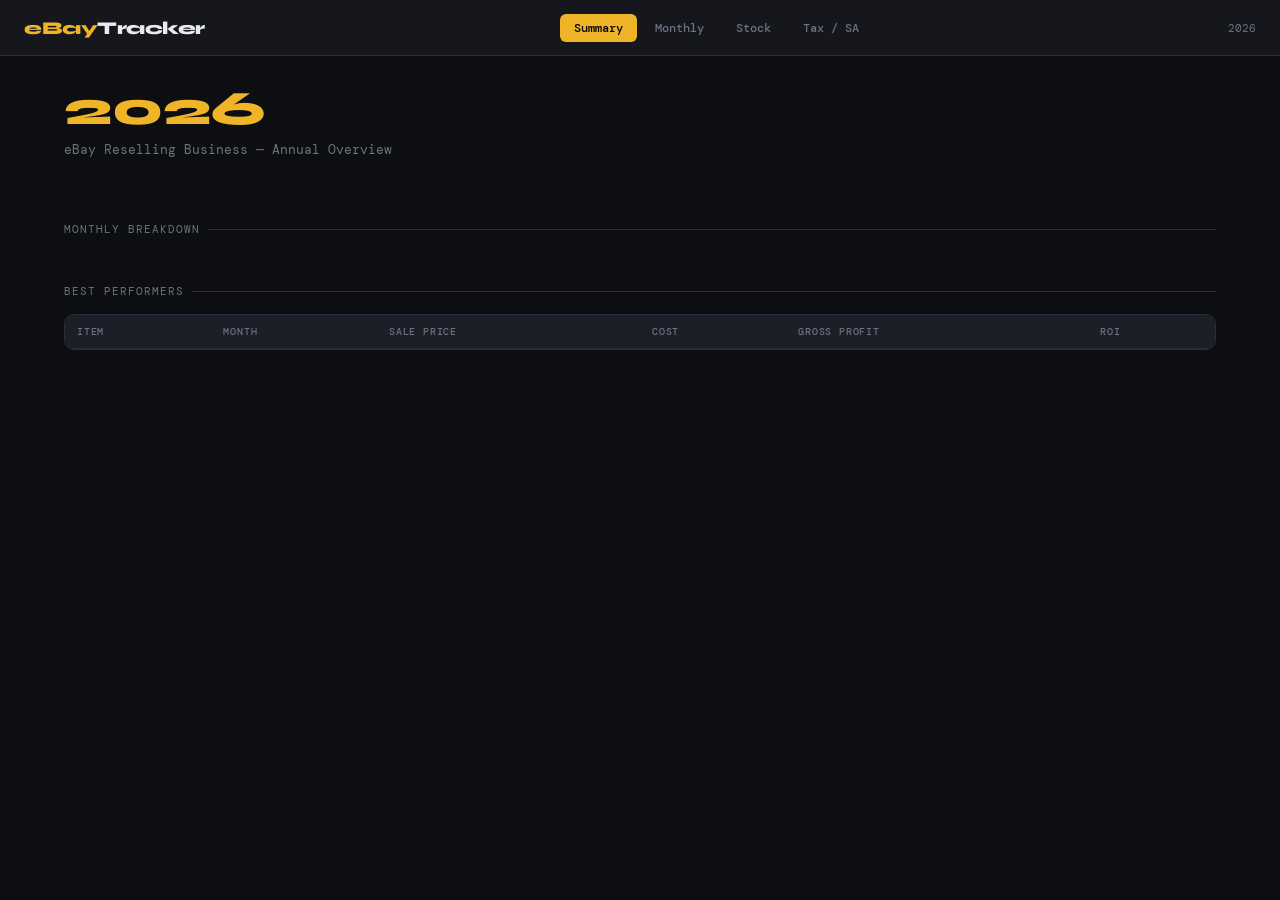
<file: ebay-tracker.html>
<!DOCTYPE html>
<html lang="en">
<head>
<meta charset="UTF-8">
<meta name="viewport" content="width=device-width, initial-scale=1.0">
<title>eBay Accounts 2026</title>
<link href="https://fonts.googleapis.com/css2?family=DM+Mono:wght@400;500&family=Syne:wght@400;600;700;800&display=swap" rel="stylesheet">
<style>
  :root {
    --bg: #0d0e11;
    --surface: #15171c;
    --surface2: #1c1f27;
    --border: #2a2e3a;
    --accent: #f0b429;
    --accent2: #e05c2a;
    --green: #34d399;
    --red: #f87171;
    --blue: #60a5fa;
    --text: #e8eaf0;
    --muted: #6b7280;
    --font-head: 'Syne', sans-serif;
    --font-mono: 'DM Mono', monospace;
  }
  * { box-sizing: border-box; margin: 0; padding: 0; }
  body { background: var(--bg); color: var(--text); font-family: var(--font-mono); min-height: 100vh; }

  /* NAV */
  nav {
    background: var(--surface);
    border-bottom: 1px solid var(--border);
    display: flex; align-items: center; justify-content: space-between;
    padding: 0 24px; height: 56px; position: sticky; top: 0; z-index: 100;
  }
  .nav-brand { font-family: var(--font-head); font-weight: 800; font-size: 18px; color: var(--accent); letter-spacing: -0.5px; }
  .nav-brand span { color: var(--text); }
  .nav-tabs { display: flex; gap: 4px; }
  .nav-tab {
    padding: 6px 14px; border-radius: 6px; border: none; cursor: pointer;
    font-family: var(--font-mono); font-size: 12px; font-weight: 500;
    background: transparent; color: var(--muted); transition: all 0.15s;
  }
  .nav-tab:hover { background: var(--surface2); color: var(--text); }
  .nav-tab.active { background: var(--accent); color: #000; }
  .nav-right { font-size: 11px; color: var(--muted); }

  /* PAGES */
  .page { display: none; padding: 24px; max-width: 1200px; margin: 0 auto; }
  .page.active { display: block; }

  /* SUMMARY PAGE */
  .summary-year { font-family: var(--font-head); font-size: 48px; font-weight: 800; color: var(--accent); margin-bottom: 4px; }
  .summary-subtitle { color: var(--muted); font-size: 13px; margin-bottom: 32px; }
  .kpi-grid { display: grid; grid-template-columns: repeat(auto-fit, minmax(200px, 1fr)); gap: 16px; margin-bottom: 32px; }
  .kpi-card {
    background: var(--surface); border: 1px solid var(--border); border-radius: 12px;
    padding: 20px; position: relative; overflow: hidden;
  }
  .kpi-card::before { content: ''; position: absolute; top: 0; left: 0; right: 0; height: 3px; background: var(--accent); }
  .kpi-card.green::before { background: var(--green); }
  .kpi-card.red::before { background: var(--red); }
  .kpi-card.blue::before { background: var(--blue); }
  .kpi-label { font-size: 11px; color: var(--muted); text-transform: uppercase; letter-spacing: 1px; margin-bottom: 8px; }
  .kpi-value { font-family: var(--font-head); font-size: 28px; font-weight: 700; }
  .kpi-sub { font-size: 11px; color: var(--muted); margin-top: 4px; }

  /* MONTHLY TABLE */
  .month-grid { display: grid; grid-template-columns: repeat(auto-fill, minmax(160px, 1fr)); gap: 12px; margin-bottom: 32px; }
  .month-card {
    background: var(--surface); border: 1px solid var(--border); border-radius: 10px;
    padding: 16px; cursor: pointer; transition: all 0.15s;
  }
  .month-card:hover { border-color: var(--accent); transform: translateY(-2px); }
  .month-card.active-month { border-color: var(--accent); background: var(--surface2); }
  .month-name { font-family: var(--font-head); font-weight: 700; font-size: 14px; margin-bottom: 8px; }
  .month-profit { font-size: 18px; font-weight: 500; }
  .month-profit.positive { color: var(--green); }
  .month-profit.zero { color: var(--muted); }
  .month-items { font-size: 11px; color: var(--muted); margin-top: 4px; }

  /* MONTHLY DETAIL */
  .month-header { display: flex; align-items: center; justify-content: space-between; margin-bottom: 24px; flex-wrap: wrap; gap: 12px; }
  .month-title { font-family: var(--font-head); font-size: 32px; font-weight: 800; }
  .month-stats { display: flex; gap: 16px; flex-wrap: wrap; }
  .month-stat { background: var(--surface); border: 1px solid var(--border); border-radius: 8px; padding: 10px 16px; text-align: center; }
  .month-stat-val { font-family: var(--font-head); font-size: 20px; font-weight: 700; }
  .month-stat-val.green { color: var(--green); }
  .month-stat-val.amber { color: var(--accent); }
  .month-stat-label { font-size: 10px; color: var(--muted); text-transform: uppercase; letter-spacing: 0.5px; }

  /* TABLE */
  .table-wrap { overflow-x: auto; border-radius: 10px; border: 1px solid var(--border); margin-bottom: 24px; }
  table { width: 100%; border-collapse: collapse; font-size: 12px; }
  thead { background: var(--surface2); }
  th { padding: 10px 12px; text-align: left; color: var(--muted); font-size: 10px; text-transform: uppercase; letter-spacing: 0.8px; white-space: nowrap; border-bottom: 1px solid var(--border); font-weight: 500; }
  td { padding: 10px 12px; border-bottom: 1px solid var(--border); white-space: nowrap; }
  tr:last-child td { border-bottom: none; }
  tr:hover td { background: var(--surface2); }
  .sold-yes { color: var(--green); }
  .sold-no { color: var(--accent); }
  .profit-pos { color: var(--green); font-weight: 500; }
  .profit-neg { color: var(--red); font-weight: 500; }
  .badge { display: inline-block; padding: 2px 8px; border-radius: 4px; font-size: 10px; font-weight: 500; }
  .badge-sold { background: rgba(52,211,153,0.15); color: var(--green); }
  .badge-listed { background: rgba(240,180,41,0.15); color: var(--accent); }

  /* ADD ITEM FORM */
  .form-section { background: var(--surface); border: 1px solid var(--border); border-radius: 12px; padding: 24px; margin-bottom: 24px; }
  .form-title { font-family: var(--font-head); font-weight: 700; font-size: 16px; margin-bottom: 20px; display: flex; align-items: center; gap: 8px; }
  .form-grid { display: grid; grid-template-columns: repeat(auto-fill, minmax(180px, 1fr)); gap: 12px; }
  .form-group { display: flex; flex-direction: column; gap: 6px; }
  .form-group label { font-size: 10px; color: var(--muted); text-transform: uppercase; letter-spacing: 0.8px; }
  .form-group input, .form-group select {
    background: var(--bg); border: 1px solid var(--border); border-radius: 6px;
    padding: 8px 10px; color: var(--text); font-family: var(--font-mono); font-size: 12px;
    transition: border-color 0.15s;
  }
  .form-group input:focus, .form-group select:focus { outline: none; border-color: var(--accent); }
  .form-group input::placeholder { color: var(--muted); }
  .form-actions { display: flex; gap: 10px; margin-top: 16px; flex-wrap: wrap; }
  .btn {
    padding: 8px 20px; border-radius: 6px; border: none; cursor: pointer;
    font-family: var(--font-mono); font-size: 12px; font-weight: 500; transition: all 0.15s;
  }
  .btn-primary { background: var(--accent); color: #000; }
  .btn-primary:hover { background: #e0a820; }
  .btn-secondary { background: var(--surface2); color: var(--text); border: 1px solid var(--border); }
  .btn-secondary:hover { border-color: var(--accent); color: var(--accent); }
  .btn-danger { background: rgba(248,113,113,0.15); color: var(--red); border: 1px solid rgba(248,113,113,0.3); }
  .btn-danger:hover { background: rgba(248,113,113,0.25); }

  /* SELF ASSESSMENT PAGE */
  .sa-header { margin-bottom: 32px; }
  .sa-title { font-family: var(--font-head); font-size: 32px; font-weight: 800; margin-bottom: 8px; }
  .sa-notice { background: rgba(240,180,41,0.1); border: 1px solid rgba(240,180,41,0.3); border-radius: 8px; padding: 12px 16px; font-size: 12px; color: var(--accent); margin-bottom: 24px; }
  .sa-grid { display: grid; grid-template-columns: 1fr 1fr; gap: 24px; margin-bottom: 24px; }
  @media (max-width: 700px) { .sa-grid { grid-template-columns: 1fr; } }
  .sa-card { background: var(--surface); border: 1px solid var(--border); border-radius: 12px; padding: 24px; }
  .sa-card-title { font-family: var(--font-head); font-weight: 700; font-size: 14px; margin-bottom: 16px; color: var(--accent); }
  .sa-row { display: flex; justify-content: space-between; align-items: center; padding: 8px 0; border-bottom: 1px solid var(--border); font-size: 12px; }
  .sa-row:last-child { border-bottom: none; font-weight: 600; font-size: 13px; }
  .sa-val { font-weight: 500; }
  .sa-val.green { color: var(--green); }
  .sa-val.red { color: var(--red); }
  .sa-val.amber { color: var(--accent); }
  .sa-export { background: var(--surface); border: 1px solid var(--border); border-radius: 12px; padding: 24px; }
  .sa-export-title { font-family: var(--font-head); font-weight: 700; font-size: 14px; margin-bottom: 16px; }
  .sa-box { background: var(--bg); border: 1px solid var(--border); border-radius: 8px; padding: 16px; font-size: 11px; color: var(--muted); line-height: 1.8; white-space: pre-wrap; margin-bottom: 12px; }

  /* PROFIT SPLIT */
  .split-bar { display: flex; height: 8px; border-radius: 4px; overflow: hidden; margin: 12px 0; }
  .split-made { background: var(--green); }
  .split-remaining { background: var(--surface2); }

  /* SECTION HEADER */
  .section-label { display: flex; align-items: center; gap: 8px; font-size: 11px; color: var(--muted); text-transform: uppercase; letter-spacing: 1px; margin-bottom: 16px; }
  .section-label::after { content: ''; flex: 1; height: 1px; background: var(--border); }

  /* INVENTORY TAB */
  .inv-filter { display: flex; gap: 8px; margin-bottom: 16px; flex-wrap: wrap; }
  .filter-btn { padding: 5px 12px; border-radius: 6px; border: 1px solid var(--border); background: transparent; color: var(--muted); font-family: var(--font-mono); font-size: 11px; cursor: pointer; transition: all 0.15s; }
  .filter-btn.active, .filter-btn:hover { border-color: var(--accent); color: var(--accent); background: rgba(240,180,41,0.08); }

  /* RESPONSIVE */
  @media (max-width: 600px) {
    nav { padding: 0 12px; }
    .page { padding: 16px; }
    .nav-tabs { gap: 2px; }
    .nav-tab { padding: 5px 8px; font-size: 11px; }
    .summary-year { font-size: 36px; }
  }

  /* EMPTY STATE */
  .empty { text-align: center; padding: 48px; color: var(--muted); font-size: 13px; }
  .empty-icon { font-size: 32px; margin-bottom: 12px; }

  /* TOAST */
  .toast { position: fixed; bottom: 24px; right: 24px; background: var(--surface); border: 1px solid var(--green); color: var(--green); padding: 12px 20px; border-radius: 8px; font-size: 12px; z-index: 999; opacity: 0; transform: translateY(10px); transition: all 0.2s; pointer-events: none; }
  .toast.show { opacity: 1; transform: translateY(0); }

  .month-select-wrap { display: flex; align-items: center; gap: 12px; margin-bottom: 20px; flex-wrap: wrap; }
  .month-select-wrap select { background: var(--surface); border: 1px solid var(--border); border-radius: 6px; padding: 7px 12px; color: var(--text); font-family: var(--font-mono); font-size: 12px; }
  .back-btn { font-size: 12px; color: var(--muted); cursor: pointer; background: none; border: none; display: flex; align-items: center; gap: 4px; transition: color 0.15s; }
  .back-btn:hover { color: var(--accent); }

  .mark-sold-btn { padding: 3px 8px; border-radius: 4px; border: 1px solid var(--accent); background: transparent; color: var(--accent); font-size: 10px; font-family: var(--font-mono); cursor: pointer; white-space: nowrap; }
  .mark-sold-btn:hover { background: rgba(240,180,41,0.15); }
  .del-btn { padding: 3px 6px; border-radius: 4px; border: 1px solid rgba(248,113,113,0.3); background: transparent; color: var(--red); font-size: 10px; cursor: pointer; }
  .del-btn:hover { background: rgba(248,113,113,0.1); }

  .inline-form { display: grid; grid-template-columns: repeat(auto-fill, minmax(140px, 1fr)); gap: 8px; padding: 12px; background: var(--surface2); border-radius: 8px; margin-bottom: 16px; }
  .inline-form input, .inline-form select { width: 100%; }

  .tab-content { display: none; }
  .tab-content.active { display: block; }
</style>
</head>
<body>

<nav>
  <div class="nav-brand">eBay<span>Tracker</span></div>
  <div class="nav-tabs">
    <button class="nav-tab active" onclick="showPage('summary')">Summary</button>
    <button class="nav-tab" onclick="showPage('monthly')">Monthly</button>
    <button class="nav-tab" onclick="showPage('inventory')">Stock</button>
    <button class="nav-tab" onclick="showPage('sa')">Tax / SA</button>
  </div>
  <div class="nav-right">2026</div>
</nav>

<!-- SUMMARY PAGE -->
<div id="page-summary" class="page active">
  <div class="summary-year">2026</div>
  <div class="summary-subtitle">eBay Reselling Business — Annual Overview</div>
  <div id="kpi-grid" class="kpi-grid"></div>
  <div class="section-label">Monthly Breakdown</div>
  <div id="monthly-grid" class="month-grid"></div>
  <div class="section-label">Best Performers</div>
  <div class="table-wrap">
    <table>
      <thead><tr><th>Item</th><th>Month</th><th>Sale Price</th><th>Cost</th><th>Gross Profit</th><th>ROI</th></tr></thead>
      <tbody id="top-items-body"></tbody>
    </table>
  </div>
</div>

<!-- MONTHLY PAGE -->
<div id="page-monthly" class="page">
  <div class="month-select-wrap">
    <button class="back-btn" onclick="showPage('summary')">← Back</button>
    <select id="month-select" onchange="renderMonthDetail()">
      <option value="JAN">January</option><option value="FEB" selected>February</option>
      <option value="MAR">March</option><option value="APR">April</option>
      <option value="MAY">May</option><option value="JUN">June</option>
      <option value="JUL">July</option><option value="AUG">August</option>
      <option value="SEP">September</option><option value="OCT">October</option>
      <option value="NOV">November</option><option value="DEC">December</option>
    </select>
  </div>
  <div id="month-detail"></div>
</div>

<!-- INVENTORY PAGE -->
<div id="page-inventory" class="page">
  <div style="font-family:var(--font-head);font-size:28px;font-weight:800;margin-bottom:8px;">Current Stock</div>
  <div style="color:var(--muted);font-size:13px;margin-bottom:24px;">Items listed but not yet sold</div>
  <div class="inv-filter">
    <button class="filter-btn active" onclick="filterInv('all',this)">All</button>
    <button class="filter-btn" onclick="filterInv('Bed',this)">Bed</button>
    <button class="filter-btn" onclick="filterInv('A101',this)">A101</button>
    <button class="filter-btn" onclick="filterInv('Wardrobe',this)">Wardrobe</button>
    <button class="filter-btn" onclick="filterInv('Bedroom',this)">Bedroom</button>
  </div>
  <div class="kpi-grid" id="inv-kpis" style="margin-bottom:24px;"></div>
  <div class="table-wrap">
    <table>
      <thead><tr><th>Item</th><th>Listed</th><th>Location</th><th>Days</th><th>List Price</th><th>Item Cost</th><th>Potential Profit</th><th>ROI</th><th>Actions</th></tr></thead>
      <tbody id="inv-table-body"></tbody>
    </table>
  </div>
</div>

<!-- SELF ASSESSMENT PAGE -->
<div id="page-sa" class="page">
  <div class="sa-header">
    <div class="sa-title">Self Assessment</div>
    <div style="color:var(--muted);font-size:13px;margin-bottom:16px;">Tax Year: 6 April 2025 – 5 April 2026 &nbsp;|&nbsp; Sole Trader</div>
    <div class="sa-notice">⚠ This is a summary guide only — not financial/tax advice. Always verify with HMRC or a qualified accountant before submitting.</div>
  </div>
  <div class="sa-grid">
    <div class="sa-card">
      <div class="sa-card-title">Income & Expenses</div>
      <div id="sa-income"></div>
    </div>
    <div class="sa-card">
      <div class="sa-card-title">Profit Summary</div>
      <div id="sa-profit"></div>
    </div>
  </div>
  <div class="sa-export">
    <div class="sa-export-title">SA103 Self-Employment Summary</div>
    <div class="sa-box" id="sa-box"></div>
    <div style="display:flex;gap:10px;flex-wrap:wrap;">
      <button class="btn btn-primary" onclick="copySA()">Copy to Clipboard</button>
      <button class="btn btn-secondary" onclick="downloadSA()">Download .txt</button>
    </div>
  </div>
</div>

<div class="toast" id="toast"></div>

<!-- ADD ITEM MODAL (hidden, injected into monthly) -->
<script>
// ==================== DATA ====================
const MONTHS = ['JAN','FEB','MAR','APR','MAY','JUN','JUL','AUG','SEP','OCT','NOV','DEC'];
const MONTH_NAMES = {JAN:'January',FEB:'February',MAR:'March',APR:'April',MAY:'May',JUN:'June',JUL:'July',AUG:'August',SEP:'September',OCT:'October',NOV:'November',DEC:'December'};

// Seed data from spreadsheet
const seedData = {
  FEB: [
    {id:'f1',dateListed:'2026-02-18',item:'Grand Turismo 1997 PS1',location:'Bed',dateSold:'2026-02-21',salePrice:9.99,grossInc:9.24,postage:0,totalRev:9.99,itemCost:1.5,shipping:2.7,ebayFee:0.75,packaging:0,promoPercent:0.05,promoCost:0.4995,totalCost:5.4995,grossProfit:4.4905,roi:0.8165},
    {id:'f2',dateListed:'2026-02-19',item:'Mag-Lite Torch',location:'Bed',dateSold:'2026-03-03',salePrice:26,grossInc:24.33,postage:0,totalRev:26,itemCost:3.25,shipping:2.94,ebayFee:1.67,packaging:0,promoPercent:0.03,promoCost:0.78,totalCost:8.67,grossProfit:17.33,roi:1.9988},
    {id:'f3',dateListed:'2026-02-19',item:'Band of Brothers',location:'Bed',dateSold:null,salePrice:9.99,grossInc:9.24,postage:0,totalRev:9.99,itemCost:3,shipping:2.7,ebayFee:0.75,packaging:0,promoPercent:0.05,promoCost:0.4995,totalCost:6.9995,grossProfit:null,roi:0.4272},
    {id:'f4',dateListed:'2026-02-22',item:'Nokia 3410 - Green Mint',location:'A101',dateSold:'2026-03-13',salePrice:11,grossInc:10.19,postage:0,totalRev:11,itemCost:2.5,shipping:2.7,ebayFee:0.81,packaging:0,promoPercent:0.05,promoCost:0.55,totalCost:6.61,grossProfit:4.39,roi:0.6641},
    {id:'f5',dateListed:'2026-02-22',item:'Sony Ericsson T610',location:'A101',dateSold:'2026-03-11',salePrice:10.5,grossInc:9.72,postage:0,totalRev:10.5,itemCost:2.5,shipping:2.7,ebayFee:0.78,packaging:0,promoPercent:0.05,promoCost:0.525,totalCost:6.555,grossProfit:3.945,roi:0.6018},
    {id:'f6',dateListed:'2026-02-22',item:'Motorolla W377 Pink',location:'A101',dateSold:'2026-03-04',salePrice:24.99,grossInc:23.36,postage:0,totalRev:24.99,itemCost:2.5,shipping:2.7,ebayFee:1.63,packaging:0,promoPercent:0.05,promoCost:1.2495,totalCost:8.1295,grossProfit:16.8605,roi:2.074},
    {id:'f7',dateListed:'2026-02-22',item:'Blackberry Curve 9320',location:'A101',dateSold:'2026-02-27',salePrice:14.99,grossInc:13.95,postage:0,totalRev:14.99,itemCost:2.5,shipping:2.7,ebayFee:1.04,packaging:0,promoPercent:0.05,promoCost:0.7495,totalCost:7.0395,grossProfit:7.9505,roi:1.1294},
    {id:'f8',dateListed:'2026-02-22',item:'LOTR Blue Ray Set - 1 Disc Missing',location:'A101',dateSold:'2026-03-06',salePrice:23.47,grossInc:21.89,postage:0,totalRev:23.47,itemCost:5,shipping:2.94,ebayFee:1.58,packaging:0,promoPercent:0.05,promoCost:1.1735,totalCost:10.7435,grossProfit:12.7265,roi:1.1846},
    {id:'f9',dateListed:'2026-02-23',item:'Harry Potter Board Game',location:'Bed',dateSold:null,salePrice:19.99,grossInc:18.59,postage:0,totalRev:19.99,itemCost:0,shipping:3.38,ebayFee:1.4,packaging:0,promoPercent:0.05,promoCost:0.9995,totalCost:5.8295,grossProfit:null,roi:2.4291},
    {id:'f10',dateListed:'2026-02-25',item:'Canon 550D - Complete Kit',location:'Bed',dateSold:'2026-02-28',salePrice:149.99,grossInc:138.75,postage:0,totalRev:149.99,itemCost:80,shipping:4.88,ebayFee:11.24,packaging:0,promoPercent:0.03,promoCost:4.4997,totalCost:100.6497,grossProfit:49.3403,roi:0.4902},
    {id:'f11',dateListed:'2026-02-25',item:'Kids Music Piano Book',location:'Bed',dateSold:'2026-03-14',salePrice:5.99,grossInc:5.5,postage:2.94,totalRev:8.93,itemCost:0.2,shipping:2.94,ebayFee:0.49,packaging:0,promoPercent:0.05,promoCost:0.4465,totalCost:4.1265,grossProfit:4.8035,roi:1.1641},
    {id:'f12',dateListed:'2026-02-25',item:'Star Wars Trilogy VHS Special Edition',location:'A101',dateSold:null,salePrice:12.99,grossInc:12.05,postage:0,totalRev:12.99,itemCost:2,shipping:2.94,ebayFee:0.94,packaging:0,promoPercent:0.05,promoCost:0.6495,totalCost:6.5795,grossProfit:null,roi:0.9743},
    {id:'f13',dateListed:'2026-02-25',item:'Top Shine Elite Shoe Care Kit',location:'Bed',dateSold:null,salePrice:39.99,grossInc:37.78,postage:0,totalRev:39.99,itemCost:6,shipping:2.94,ebayFee:2.21,packaging:0,promoPercent:0.05,promoCost:1.9995,totalCost:13.1995,grossProfit:null,roi:2.0297},
    {id:'f14',dateListed:'2026-02-25',item:'Hugo Boss Glasses Case',location:'Drawer',dateSold:'2026-03-02',salePrice:12.99,grossInc:12.05,postage:0,totalRev:12.99,itemCost:0,shipping:2.94,ebayFee:0.94,packaging:0,promoPercent:0.05,promoCost:0.6495,totalCost:4.5795,grossProfit:8.4105,roi:1.8366},
    {id:'f15',dateListed:'2026-02-26',item:'Toy Story 3 Mr Potato Tub',location:'Wardrobe',dateSold:'2026-03-01',salePrice:22.99,grossInc:21.43,postage:0,totalRev:22.99,itemCost:2.5,shipping:3.88,ebayFee:1.56,packaging:0,promoPercent:0.05,promoCost:1.1495,totalCost:9.1395,grossProfit:13.8505,roi:1.5155},
    {id:'f16',dateListed:'2026-02-26',item:'Tomee Tippee Nappy Bin',location:'Bedroom',dateSold:'2026-02-27',salePrice:13.99,grossInc:9.98,postage:0,totalRev:13.99,itemCost:0,shipping:3.71,ebayFee:4.01,packaging:0,promoPercent:0.05,promoCost:0.6995,totalCost:8.4695,grossProfit:5.5205,roi:0.6518},
    {id:'f17',dateListed:'2026-02-27',item:'Grand Turismo PS1 - Manual Only',location:'Wardrobe',dateSold:null,salePrice:4.99,grossInc:4.67,postage:0,totalRev:4.99,itemCost:2.5,shipping:1,ebayFee:0.32,packaging:0,promoPercent:0.05,promoCost:0.2495,totalCost:4.1195,grossProfit:null,roi:0.2113},
  ],
  MAR: [
    {id:'m1',dateListed:'2026-03-02',item:'Power Rangers Complete Season 1',location:'A101',dateSold:null,salePrice:24.99,grossInc:23.36,postage:0,totalRev:24.99,itemCost:6,shipping:2.94,ebayFee:1.63,packaging:0,promoPercent:0.05,promoCost:1.2495,totalCost:11.8695,grossProfit:null,roi:1.1054},
    {id:'m2',dateListed:'2026-03-02',item:'Google Nest Mini Gen 1',location:'A101',dateSold:'2026-03-04',salePrice:23.99,grossInc:22.39,postage:0,totalRev:23.99,itemCost:10.15,shipping:2.94,ebayFee:1.6,packaging:0,promoPercent:0.05,promoCost:1.1995,totalCost:15.9395,grossProfit:8.0505,roi:0.5051},
    {id:'m3',dateListed:'2026-03-03',item:'The Singing Machine Lights SML283BK',location:'Wardrobe',dateSold:null,salePrice:49.99,grossInc:47.39,postage:0,totalRev:49.99,itemCost:15,shipping:3.71,ebayFee:2.6,packaging:0,promoPercent:0.05,promoCost:2.4995,totalCost:23.8595,grossProfit:null,roi:1.0952},
    {id:'m4',dateListed:'2026-03-03',item:'George RR Martin Book Set',location:'Bedroom',dateSold:'2026-03-06',salePrice:29.99,grossInc:28.16,postage:0,totalRev:29.99,itemCost:7,shipping:2.94,ebayFee:1.83,packaging:0,promoPercent:0.05,promoCost:1.4995,totalCost:13.3195,grossProfit:16.6705,roi:1.2516},
    {id:'m5',dateListed:'2026-03-03',item:'Mr & Mrs Potato Head Bundle',location:'Bedroom',dateSold:'2026-03-09',salePrice:19.99,grossInc:18.59,postage:0,totalRev:19.99,itemCost:2,shipping:2.94,ebayFee:1.4,packaging:0,promoPercent:0.05,promoCost:0.9995,totalCost:7.3895,grossProfit:12.6005,roi:1.705},
    {id:'m6',dateListed:'2026-03-07',item:'DK Illustrated Family Encyclopedia 16 Books',location:'Wardrobe',dateSold:null,salePrice:24.99,grossInc:23.36,postage:0,totalRev:24.99,itemCost:6,shipping:5.88,ebayFee:1.63,packaging:0,promoPercent:0.05,promoCost:1.2495,totalCost:14.8095,grossProfit:null,roi:0.6874},
    {id:'m7',dateListed:'2026-03-07',item:'Google Nest Mini Gen 1 (B)',location:'A101',dateSold:null,salePrice:23.99,grossInc:22.39,postage:0,totalRev:23.99,itemCost:11.2,shipping:2.94,ebayFee:1.6,packaging:0,promoPercent:0.05,promoCost:1.1995,totalCost:16.9895,grossProfit:null,roi:0.412},
    {id:'m8',dateListed:'2026-03-07',item:'Google Nest Mini Gen 1 (C)',location:'A101',dateSold:null,salePrice:23.99,grossInc:22.39,postage:0,totalRev:23.99,itemCost:12.25,shipping:2.94,ebayFee:1.6,packaging:0,promoPercent:0.05,promoCost:1.1995,totalCost:18.0395,grossProfit:null,roi:0.3299},
    {id:'m9',dateListed:'2026-03-08',item:'Acer Aspire E5-571',location:'Bed',dateSold:'2026-03-18',salePrice:114.99,grossInc:109.89,postage:0,totalRev:114.99,itemCost:48.59,shipping:5.88,ebayFee:5.1,packaging:0,promoPercent:0.03,promoCost:3.4497,totalCost:63.0497,grossProfit:51.9403,roi:0.824},
    {id:'m10',dateListed:'2026-03-08',item:'Canon 600D Astro Mod',location:'Bed',dateSold:'2026-03-11',salePrice:189.99,grossInc:182.01,postage:0,totalRev:189.99,itemCost:66.85,shipping:4.88,ebayFee:7.98,packaging:0,promoPercent:0.03,promoCost:5.6997,totalCost:85.4397,grossProfit:104.5503,roi:1.2237},
    {id:'m11',dateListed:'2026-03-09',item:'MSI GeForce GTX 770 4GB Twin Frozr',location:'Bedroom',dateSold:null,salePrice:54.99,grossInc:52.2,postage:0,totalRev:54.99,itemCost:21.7,shipping:2.94,ebayFee:2.79,packaging:0,promoPercent:0.05,promoCost:2.7495,totalCost:30.2295,grossProfit:null,roi:0.8191},
    {id:'m12',dateListed:'2026-03-10',item:'Playstation Backpack - Blue',location:'Bed',dateSold:null,salePrice:24.99,grossInc:23.36,postage:0,totalRev:24.99,itemCost:5.5,shipping:2.94,ebayFee:1.63,packaging:0,promoPercent:0.05,promoCost:1.2495,totalCost:11.3695,grossProfit:null,roi:1.198},
    {id:'m13',dateListed:'2026-03-11',item:'Salus RT500RF Wireless Thermostat',location:'Bed',dateSold:'2026-03-16',salePrice:65,grossInc:61.83,postage:0,totalRev:65,itemCost:10,shipping:2.94,ebayFee:3.17,packaging:0,promoPercent:0.03,promoCost:1.95,totalCost:18.09,grossProfit:46.91,roi:2.5931},
    {id:'m14',dateListed:'2026-03-12',item:'Siemens Remote Control 13A Adaptor 3 Pack',location:'Bed',dateSold:'2026-03-18',salePrice:39.99,grossInc:37.78,postage:0,totalRev:39.99,itemCost:2,shipping:2.94,ebayFee:2.21,packaging:0,promoPercent:0.05,promoCost:1.9995,totalCost:9.1995,grossProfit:30.7905,roi:3.347},
    {id:'m15',dateListed:'2026-03-13',item:'Canon 1300D Full Kit and Lens',location:'Wardrobe',dateSold:null,salePrice:199.99,grossInc:191.63,postage:0,totalRev:199.99,itemCost:120.99,shipping:4.88,ebayFee:8.36,packaging:0,promoPercent:0.03,promoCost:5.9997,totalCost:140.2597,grossProfit:null,roi:0.4259},
    {id:'m16',dateListed:'2026-03-15',item:'Apple Magic Touchpad',location:'A101',dateSold:'2026-03-15',salePrice:22.99,grossInc:21.43,postage:0,totalRev:22.99,itemCost:7.5,shipping:2.94,ebayFee:1.56,packaging:0,promoPercent:0.03,promoCost:0.6897,totalCost:12.7197,grossProfit:10.2703,roi:0.8074},
    {id:'m17',dateListed:'2026-03-15',item:'Apple Magic Keyboard 1314 (A)',location:'A101',dateSold:null,salePrice:19.99,grossInc:18.59,postage:0,totalRev:19.99,itemCost:7.5,shipping:2.94,ebayFee:1.4,packaging:0,promoPercent:0.03,promoCost:0.5997,totalCost:12.4697,grossProfit:null,roi:0.6031},
    {id:'m18',dateListed:'2026-03-15',item:'Apple Magic Keyboard 1314 (B)',location:'A101',dateSold:null,salePrice:19.99,grossInc:18.59,postage:0,totalRev:19.99,itemCost:7.5,shipping:2.94,ebayFee:1.4,packaging:0,promoPercent:0.03,promoCost:0.5997,totalCost:12.4697,grossProfit:null,roi:0.6031},
    {id:'m19',dateListed:'2026-03-15',item:'Apple Magic Keyboard 1655',location:'A101',dateSold:'2026-03-16',salePrice:24.99,grossInc:23.36,postage:0,totalRev:24.99,itemCost:7.5,shipping:2.94,ebayFee:1.63,packaging:0,promoPercent:0.03,promoCost:0.7497,totalCost:12.8497,grossProfit:12.1403,roi:0.9448},
    {id:'m20',dateListed:'2026-03-15',item:'Job Lot Magic Keyboards 1314/1255',location:'Bag',dateSold:null,salePrice:9.99,grossInc:9.24,postage:2.94,totalRev:12.93,itemCost:0,shipping:2.94,ebayFee:0.75,packaging:0,promoPercent:0.03,promoCost:0.3879,totalCost:4.1079,grossProfit:null,roi:2.1476},
    {id:'m21',dateListed:'2026-03-16',item:'HUSKY Tyre Chains',location:'Bedroom',dateSold:null,salePrice:39.99,grossInc:37.78,postage:0,totalRev:39.99,itemCost:15,shipping:5.21,ebayFee:2.21,packaging:0,promoPercent:0.05,promoCost:1.9995,totalCost:24.4695,grossProfit:null,roi:0.6343},
    {id:'m22',dateListed:'2026-03-17',item:'Samsung TV with remote',location:'Bedroom',dateSold:null,salePrice:59.99,grossInc:57.01,postage:0,totalRev:59.99,itemCost:7.5,shipping:5.21,ebayFee:2.98,packaging:0,promoPercent:0.03,promoCost:1.7997,totalCost:17.5197,grossProfit:null,roi:2.4241},
  ]
};

// App state
let appData = JSON.parse(localStorage.getItem('ebayData2026') || 'null') || {
  items: {JAN:[],FEB:[...seedData.FEB],MAR:[...seedData.MAR],APR:[],MAY:[],JUN:[],JUL:[],AUG:[],SEP:[],OCT:[],NOV:[],DEC:[]},
  stockValue: 665.82,
  stockInput: 513.68
};

function save() { localStorage.setItem('ebayData2026', JSON.stringify(appData)); }

// ==================== HELPERS ====================
function £(n) { return n != null ? '£' + parseFloat(n).toFixed(2) : '—'; }
function pct(n) { return n != null ? (n*100).toFixed(1)+'%' : '—'; }
function daysBetween(d1, d2) {
  const a = new Date(d1), b = new Date(d2);
  return Math.round((b-a)/(1000*60*60*24));
}
function calcDaysListed(item) {
  const end = item.dateSold ? new Date(item.dateSold) : new Date();
  return daysBetween(item.dateListed, end);
}

function getMonthSoldItems(m) { return (appData.items[m]||[]).filter(i=>i.dateSold); }
function getMonthUnsoldItems(m) { return (appData.items[m]||[]).filter(i=>!i.dateSold); }

function monthTotals(m) {
  const sold = getMonthSoldItems(m);
  return {
    revenue: sold.reduce((a,i)=>a+(i.totalRev||0),0),
    totalCost: sold.reduce((a,i)=>a+(i.totalCost||0),0),
    grossProfit: sold.reduce((a,i)=>a+(i.grossProfit||0),0),
    itemsSold: sold.length,
    itemsListed: (appData.items[m]||[]).length,
    stockValue: getMonthUnsoldItems(m).reduce((a,i)=>a+(i.itemCost||0),0),
  };
}

function yearTotals() {
  let rev=0,cost=0,profit=0,sold=0,listed=0;
  MONTHS.forEach(m=>{
    const t=monthTotals(m);
    rev+=t.revenue; cost+=t.totalCost; profit+=t.grossProfit; sold+=t.itemsSold; listed+=t.itemsListed;
  });
  return {rev,cost,profit,sold,listed};
}

function allUnsold() {
  const items=[];
  MONTHS.forEach(m=>{
    getMonthUnsoldItems(m).forEach(i=>items.push({...i,month:m}));
  });
  return items;
}

function allSold() {
  const items=[];
  MONTHS.forEach(m=>{
    getMonthSoldItems(m).forEach(i=>items.push({...i,month:m}));
  });
  return items;
}

// ==================== PAGES ====================
function showPage(page) {
  document.querySelectorAll('.page').forEach(p=>p.classList.remove('active'));
  document.querySelectorAll('.nav-tab').forEach(t=>t.classList.remove('active'));
  document.getElementById('page-'+page).classList.add('active');
  const tabs = {summary:0,monthly:1,inventory:2,sa:3};
  document.querySelectorAll('.nav-tab')[tabs[page]]?.classList.add('active');
  if(page==='summary') renderSummary();
  if(page==='monthly') renderMonthDetail();
  if(page==='inventory') renderInventory();
  if(page==='sa') renderSA();
}

// ==================== SUMMARY ====================
function renderSummary() {
  const yt = yearTotals();
  const unsold = allUnsold();
  const unrealisedProfit = unsold.reduce((a,i)=>a+(i.grossProfit||((i.totalRev||i.salePrice||0)-(i.totalCost||0))),0);
  const unrealisedStock = unsold.reduce((a,i)=>a+(i.itemCost||0),0);

  const kpis = [
    {label:'Total Revenue',value:£(yt.rev),sub:`${yt.sold} items sold`,color:''},
    {label:'Gross Profit',value:£(yt.profit),sub:`Margin: ${yt.rev>0?((yt.profit/yt.rev)*100).toFixed(1)+'%':'—'}`,color:'green'},
    {label:'Total Costs',value:£(yt.cost),sub:'eBay fees + shipping + stock',color:'red'},
    {label:'Items Listed',value:yt.listed,sub:`${yt.sold} sold · ${yt.listed-yt.sold} active`,color:'blue'},
    {label:'Stock on Hand',value:unsold.length+' items',sub:£(unrealisedStock)+' cost value',color:'blue'},
    {label:'Unrealised Profit',value:£(unrealisedProfit),sub:'If all listed items sell',color:''},
  ];
  document.getElementById('kpi-grid').innerHTML = kpis.map(k=>`
    <div class="kpi-card ${k.color}">
      <div class="kpi-label">${k.label}</div>
      <div class="kpi-value">${k.value}</div>
      <div class="kpi-sub">${k.sub}</div>
    </div>`).join('');

  // Monthly grid
  document.getElementById('monthly-grid').innerHTML = MONTHS.map(m=>{
    const t=monthTotals(m);
    return `<div class="month-card" onclick="goMonth('${m}')">
      <div class="month-name">${MONTH_NAMES[m]}</div>
      <div class="month-profit ${t.grossProfit>0?'positive':'zero'}">${t.grossProfit>0?£(t.grossProfit):'—'}</div>
      <div class="month-items">${t.itemsSold} sold · ${t.itemsListed-t.itemsSold} listed</div>
    </div>`;
  }).join('');

  // Top items
  const top = allSold().filter(i=>i.grossProfit>0).sort((a,b)=>b.grossProfit-a.grossProfit).slice(0,8);
  document.getElementById('top-items-body').innerHTML = top.map(i=>`<tr>
    <td>${i.item}</td>
    <td style="color:var(--muted)">${MONTH_NAMES[i.month]}</td>
    <td>${£(i.salePrice)}</td>
    <td style="color:var(--muted)">${£(i.itemCost)}</td>
    <td class="profit-pos">${£(i.grossProfit)}</td>
    <td style="color:var(--accent)">${(i.roi*100).toFixed(0)}%</td>
  </tr>`).join('') || '<tr><td colspan="6" class="empty">No sold items yet</td></tr>';
}

function goMonth(m) {
  document.getElementById('month-select').value = m;
  showPage('monthly');
}

// ==================== MONTHLY DETAIL ====================
function renderMonthDetail() {
  const m = document.getElementById('month-select').value;
  const items = appData.items[m] || [];
  const t = monthTotals(m);
  const sold = getMonthSoldItems(m);
  const unsold = getMonthUnsoldItems(m);
  const profitMade = sold.reduce((a,i)=>a+(i.grossProfit||0),0);
  const profitRemaining = unsold.reduce((a,i)=>{
    const p=(i.totalRev||i.salePrice||0)-(i.totalCost||0); return a+(p>0?p:0);
  },0);
  const totalPotential = profitMade + profitRemaining;

  const el = document.getElementById('month-detail');
  el.innerHTML = `
    <div class="month-header">
      <div class="month-title">${MONTH_NAMES[m]}</div>
      <div class="month-stats">
        <div class="month-stat"><div class="month-stat-val green">${£(t.grossProfit)}</div><div class="month-stat-label">Realised Profit</div></div>
        <div class="month-stat"><div class="month-stat-val amber">${£(t.revenue)}</div><div class="month-stat-label">Revenue</div></div>
        <div class="month-stat"><div class="month-stat-val" style="color:var(--muted)">${£(t.totalCost)}</div><div class="month-stat-label">Total Costs</div></div>
        <div class="month-stat"><div class="month-stat-val">${t.itemsSold}/${t.itemsListed}</div><div class="month-stat-label">Sold/Listed</div></div>
      </div>
    </div>
    ${totalPotential>0?`
    <div style="margin-bottom:24px;">
      <div style="display:flex;justify-content:space-between;font-size:11px;color:var(--muted);margin-bottom:4px;">
        <span>Realised: ${£(profitMade)} (${totalPotential>0?((profitMade/totalPotential)*100).toFixed(0):'0'}%)</span>
        <span>Remaining: ${£(profitRemaining)}</span>
      </div>
      <div class="split-bar">
        <div class="split-made" style="width:${totalPotential>0?((profitMade/totalPotential)*100).toFixed(1):0}%"></div>
        <div class="split-remaining" style="flex:1"></div>
      </div>
    </div>`:''}
    <div class="section-label">Add New Item</div>
    <div class="form-section">
      <div class="form-grid" id="add-form-${m}">
        <div class="form-group"><label>Item Name</label><input type="text" id="f-item" placeholder="e.g. Nokia 3310"></div>
        <div class="form-group"><label>Date Listed</label><input type="date" id="f-listed" value="${new Date().toISOString().split('T')[0]}"></div>
        <div class="form-group"><label>Location</label><input type="text" id="f-loc" placeholder="e.g. Bed, A101"></div>
        <div class="form-group"><label>Sale Price (£)</label><input type="number" id="f-price" step="0.01" placeholder="0.00"></div>
        <div class="form-group"><label>Item Cost (£)</label><input type="number" id="f-cost" step="0.01" placeholder="0.00"></div>
        <div class="form-group"><label>Shipping Cost (£)</label><input type="number" id="f-ship" step="0.01" placeholder="2.94"></div>
        <div class="form-group"><label>eBay Fee (£)</label><input type="number" id="f-ebay" step="0.01" placeholder="auto"></div>
        <div class="form-group"><label>Postage Fee (£)</label><input type="number" id="f-post" step="0.01" placeholder="0.00"></div>
        <div class="form-group"><label>Promo %</label><input type="number" id="f-promo" step="0.01" placeholder="0.05"></div>
        <div class="form-group"><label>Date Sold</label><input type="date" id="f-sold"></div>
      </div>
      <div class="form-actions">
        <button class="btn btn-primary" onclick="addItem('${m}')">+ Add Item</button>
        <button class="btn btn-secondary" onclick="autoCalc()">Auto Calculate</button>
      </div>
    </div>
    <div class="section-label">Items This Month (${items.length})</div>
    <div class="table-wrap">
      <table>
        <thead><tr>
          <th>Status</th><th>Item</th><th>Listed</th><th>Location</th><th>Sale Price</th>
          <th>Total Rev</th><th>Item Cost</th><th>Ship</th><th>eBay Fee</th><th>Promo</th>
          <th>Total Cost</th><th>Gross Profit</th><th>ROI</th><th>Actions</th>
        </tr></thead>
        <tbody>${items.map(i=>itemRow(i,m)).join('') || '<tr><td colspan="14" class="empty"><div class="empty-icon">📦</div>No items this month</td></tr>'}</tbody>
      </table>
    </div>
    <div style="background:var(--surface);border:1px solid var(--border);border-radius:8px;padding:16px;margin-top:12px;">
      <div style="display:grid;grid-template-columns:repeat(auto-fill,minmax(160px,1fr));gap:12px;font-size:12px;">
        ${[
          ['Revenue',£(t.revenue),'var(--accent)'],
          ['Total Costs',£(t.totalCost),'var(--red)'],
          ['Gross Profit',£(t.grossProfit),'var(--green)'],
          ['Profit (Sold Only)',£(profitMade),'var(--green)'],
          ['Remaining (Unsold)',£(profitRemaining),'var(--muted)'],
          ['Margin',t.revenue>0?((t.grossProfit/t.revenue)*100).toFixed(1)+'%':'—','var(--text)']
        ].map(([l,v,c])=>`<div><div style="color:var(--muted);font-size:10px;text-transform:uppercase;letter-spacing:0.8px;margin-bottom:4px">${l}</div><div style="color:${c};font-family:var(--font-head);font-size:18px;font-weight:700">${v}</div></div>`).join('')}
      </div>
    </div>
  `;
}

function itemRow(i, m) {
  const sold = !!i.dateSold;
  const profit = i.grossProfit;
  return `<tr>
    <td><span class="badge ${sold?'badge-sold':'badge-listed'}">${sold?'Sold':'Listed'}</span></td>
    <td style="max-width:180px;overflow:hidden;text-overflow:ellipsis">${i.item}</td>
    <td style="color:var(--muted)">${i.dateListed||'—'}</td>
    <td style="color:var(--muted)">${i.location||'—'}</td>
    <td>${£(i.salePrice)}</td>
    <td>${£(i.totalRev)}</td>
    <td style="color:var(--muted)">${£(i.itemCost)}</td>
    <td style="color:var(--muted)">${£(i.shipping)}</td>
    <td style="color:var(--muted)">${£(i.ebayFee)}</td>
    <td style="color:var(--muted)">${i.promoCost!=null?£(i.promoCost):'—'}</td>
    <td style="color:var(--red)">${£(i.totalCost)}</td>
    <td class="${profit>0?'profit-pos':profit<0?'profit-neg':''}">${profit!=null?£(profit):'—'}</td>
    <td style="color:var(--accent)">${i.roi!=null?(i.roi*100).toFixed(0)+'%':'—'}</td>
    <td style="display:flex;gap:4px;align-items:center">
      ${!sold?`<button class="mark-sold-btn" onclick="markSold('${m}','${i.id}')">Mark Sold</button>`:''}
      <button class="del-btn" onclick="deleteItem('${m}','${i.id}')">✕</button>
    </td>
  </tr>`;
}

function autoCalc() {
  const price = parseFloat(document.getElementById('f-price').value)||0;
  const cost = parseFloat(document.getElementById('f-cost').value)||0;
  const ship = parseFloat(document.getElementById('f-ship').value)||2.94;
  const post = parseFloat(document.getElementById('f-post').value)||0;
  const promoP = parseFloat(document.getElementById('f-promo').value)||0.05;
  // eBay final value fee ~9.3% for most categories
  const ebayFee = price > 0 ? parseFloat((price * 0.093).toFixed(2)) : 0;
  document.getElementById('f-ebay').value = ebayFee;
  toast('eBay fee auto-calculated at 9.3%');
}

function addItem(m) {
  const item = document.getElementById('f-item').value.trim();
  if(!item) { toast('Please enter an item name','error'); return; }
  const price = parseFloat(document.getElementById('f-price').value)||0;
  const cost = parseFloat(document.getElementById('f-cost').value)||0;
  const ship = parseFloat(document.getElementById('f-ship').value)||0;
  const ebayFee = parseFloat(document.getElementById('f-ebay').value)||0;
  const post = parseFloat(document.getElementById('f-post').value)||0;
  const promoP = parseFloat(document.getElementById('f-promo').value)||0;
  const soldDate = document.getElementById('f-sold').value || null;
  const promoCost = price * promoP;
  const totalCost = cost + ship + ebayFee + promoCost;
  const totalRev = price + post;
  const grossInc = price * 0.927; // approx after eBay
  const grossProfit = soldDate ? totalRev - totalCost : null;
  const roi = cost > 0 ? (totalRev - totalCost) / cost : null;

  const newItem = {
    id: Date.now().toString(),
    dateListed: document.getElementById('f-listed').value,
    item, location: document.getElementById('f-loc').value,
    dateSold: soldDate,
    salePrice: price, grossInc, postage: post, totalRev,
    itemCost: cost, shipping: ship, ebayFee, packaging: 0,
    promoPercent: promoP, promoCost, totalCost,
    grossProfit: soldDate ? grossProfit : null,
    roi
  };
  appData.items[m].push(newItem);
  save();
  renderMonthDetail();
  toast('Item added — '+item);
}

function deleteItem(m, id) {
  appData.items[m] = appData.items[m].filter(i=>i.id!==id);
  save(); renderMonthDetail(); toast('Item removed');
}

function markSold(m, id) {
  const item = appData.items[m].find(i=>i.id===id);
  if(!item) return;
  const dateStr = prompt('Date sold (YYYY-MM-DD):', new Date().toISOString().split('T')[0]);
  if(!dateStr) return;
  item.dateSold = dateStr;
  item.grossProfit = (item.totalRev||item.salePrice||0) - (item.totalCost||0);
  save(); renderMonthDetail(); toast('Marked as sold!');
}

// ==================== INVENTORY ====================
let currentFilter = 'all';
function filterInv(f, btn) {
  currentFilter = f;
  document.querySelectorAll('.filter-btn').forEach(b=>b.classList.remove('active'));
  btn.classList.add('active');
  renderInventory();
}

function renderInventory() {
  let items = allUnsold();
  if(currentFilter !== 'all') items = items.filter(i=>i.location===currentFilter);

  const totalCostVal = items.reduce((a,i)=>a+(i.itemCost||0),0);
  const totalPotential = items.reduce((a,i)=>a+((i.totalRev||i.salePrice||0)-(i.totalCost||0)),0);

  document.getElementById('inv-kpis').innerHTML = `
    <div class="kpi-card blue"><div class="kpi-label">Items in Stock</div><div class="kpi-value">${items.length}</div><div class="kpi-sub">Across ${[...new Set(items.map(i=>i.location))].filter(Boolean).length} locations</div></div>
    <div class="kpi-card"><div class="kpi-label">Stock Cost Value</div><div class="kpi-value">${£(totalCostVal)}</div><div class="kpi-sub">Total capital tied up</div></div>
    <div class="kpi-card green"><div class="kpi-label">Potential Profit</div><div class="kpi-value">${£(totalPotential)}</div><div class="kpi-sub">If all items sell at list price</div></div>
  `;

  document.getElementById('inv-table-body').innerHTML = items.length ? items.sort((a,b)=>calcDaysListed(b)-calcDaysListed(a)).map(i=>{
    const days = calcDaysListed(i);
    const pot = (i.totalRev||i.salePrice||0)-(i.totalCost||0);
    return `<tr>
      <td style="max-width:200px">${i.item}</td>
      <td style="color:var(--muted)">${i.dateListed||'—'}</td>
      <td><span class="badge badge-listed">${i.location||'—'}</span></td>
      <td style="color:${days>30?'var(--red)':days>14?'var(--accent)':'var(--muted)'}">${days}d</td>
      <td>${£(i.salePrice)}</td>
      <td style="color:var(--muted)">${£(i.itemCost)}</td>
      <td class="${pot>0?'profit-pos':'profit-neg'}">${£(pot)}</td>
      <td style="color:var(--accent)">${i.roi!=null?(i.roi*100).toFixed(0)+'%':'—'}</td>
      <td><button class="mark-sold-btn" onclick="markSoldFromInv('${i.month}','${i.id}')">Mark Sold</button></td>
    </tr>`;
  }).join('') : `<tr><td colspan="9" class="empty"><div class="empty-icon">🎉</div>All items sold!</td></tr>`;
}

function markSoldFromInv(m, id) {
  const dateStr = prompt('Date sold (YYYY-MM-DD):', new Date().toISOString().split('T')[0]);
  if(!dateStr) return;
  const item = appData.items[m].find(i=>i.id===id);
  if(!item) return;
  item.dateSold = dateStr;
  item.grossProfit = (item.totalRev||item.salePrice||0) - (item.totalCost||0);
  save(); renderInventory(); toast('Marked as sold!');
}

// ==================== SELF ASSESSMENT ====================
function renderSA() {
  const yt = yearTotals();
  const unsold = allUnsold();
  const stockCost = unsold.reduce((a,i)=>a+(i.itemCost||0),0);

  // SA103 figures
  const grossIncome = yt.rev;
  const totalExpenses = yt.cost;
  const netProfit = yt.profit;
  // Simplified tax estimate (sole trader, basic rate, personal allowance £12,570)
  const taxableIncome = Math.max(0, netProfit - 12570);
  const incomeTax = taxableIncome <= 37700 ? taxableIncome * 0.20 : 37700*0.20 + (taxableIncome-37700)*0.40;
  const ni = Math.max(0,(netProfit - 12570) * 0.09); // Class 4 NI simplified

  document.getElementById('sa-income').innerHTML = [
    ['Gross Income (Revenue)',£(grossIncome),'amber'],
    ['Cost of Goods Sold',£(yt.cost),''],
    ['eBay Fees','(included in costs)',''],
    ['Postage & Packaging','(included in costs)',''],
    ['Total Allowable Expenses',£(totalExpenses),'red'],
    ['Net Profit / Loss',£(netProfit),netProfit>=0?'green':'red'],
  ].map(([l,v,c])=>`<div class="sa-row"><span>${l}</span><span class="sa-val ${c}">${v}</span></div>`).join('');

  document.getElementById('sa-profit').innerHTML = [
    ['Net Profit',£(netProfit),netProfit>=0?'green':'red'],
    ['Personal Allowance','£12,570',''],
    ['Taxable Income',£(taxableIncome),'amber'],
    ['Est. Income Tax (20/40%)',£(incomeTax),'red'],
    ['Est. Class 4 NI (9%)',£(ni),'red'],
    ['Est. Total Tax Liability',£(incomeTax+ni),'red'],
    ['Est. Take-Home',£(netProfit-incomeTax-ni),'green'],
  ].map(([l,v,c])=>`<div class="sa-row"><span>${l}</span><span class="sa-val ${c}">${v}</span></div>`).join('');

  const saText = `SA103 SELF-EMPLOYMENT SUPPLEMENTARY PAGES
Tax Year: 6 April 2025 – 5 April 2026
Business Name: eBay Reselling
Business Description: Online resale of second-hand goods via eBay
Accounting Method: Cash basis

INCOME
Box 15 - Business income (turnover): ${grossIncome.toFixed(2)}

EXPENSES
Box 16 - Cost of goods bought for resale: ${yt.cost.toFixed(2)}
Box 30 - Total allowable expenses: ${yt.cost.toFixed(2)}

PROFIT
Box 31 - Net profit: ${netProfit.toFixed(2)}

STOCK
Stock value (unsold items): ${stockCost.toFixed(2)}
Number of unsold items: ${unsold.length}

---
Generated: ${new Date().toLocaleDateString('en-GB')}
⚠ Estimated figures only — verify with HMRC guidance.`;

  document.getElementById('sa-box').textContent = saText;
}

function copySA() {
  navigator.clipboard.writeText(document.getElementById('sa-box').textContent);
  toast('Copied to clipboard!');
}

function downloadSA() {
  const text = document.getElementById('sa-box').textContent;
  const blob = new Blob([text], {type:'text/plain'});
  const a = document.createElement('a');
  a.href = URL.createObjectURL(blob);
  a.download = 'SA103_eBay_2026.txt';
  a.click();
  toast('Downloaded!');
}

// ==================== TOAST ====================
function toast(msg, type='success') {
  const el = document.getElementById('toast');
  el.textContent = msg;
  el.style.borderColor = type==='error'?'var(--red)':'var(--green)';
  el.style.color = type==='error'?'var(--red)':'var(--green)';
  el.classList.add('show');
  setTimeout(()=>el.classList.remove('show'), 2500);
}

// ==================== INIT ====================
renderSummary();
</script>
</body>
</html>
</file>
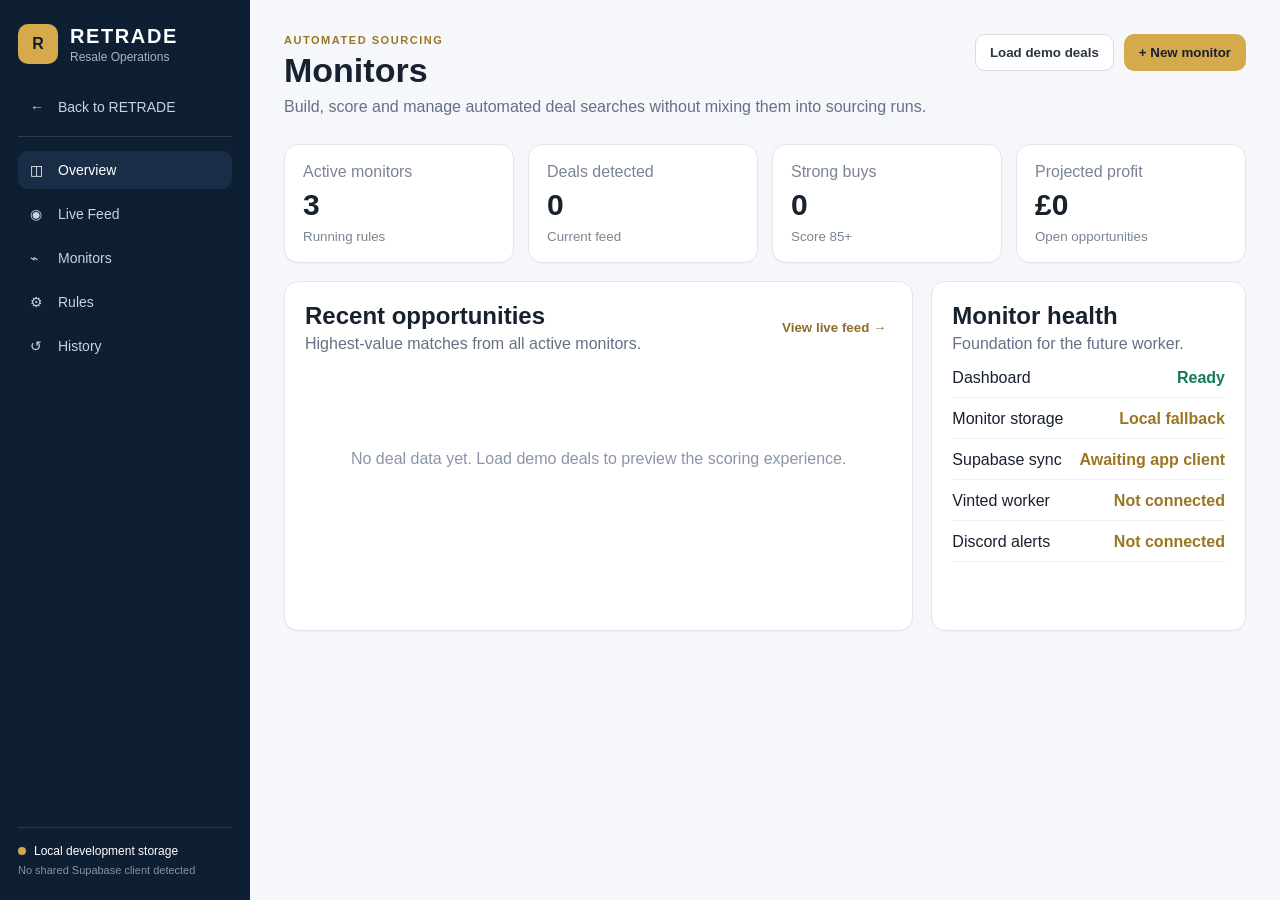
<file: monitors.html>
<!DOCTYPE html>
<html lang="en">
<head>
  <meta charset="UTF-8" />
  <meta name="viewport" content="width=device-width, initial-scale=1.0" />
  <title>RETRADE | Monitors</title>
  <link rel="stylesheet" href="modules/monitors/monitors.css" />
  <link rel="stylesheet" href="modules/monitors/monitors-status.css" />
</head>
<body>
  <div class="app-shell">
    <aside class="sidebar">
      <div class="brand">
        <div class="brand-mark">R</div>
        <div>
          <div class="brand-name">RETRADE</div>
          <div class="brand-subtitle">Resale Operations</div>
        </div>
      </div>

      <nav class="side-nav" aria-label="RETRADE navigation">
        <a href="index.html" class="nav-item">
          <span class="nav-icon">←</span>
          <span>Back to RETRADE</span>
        </a>
        <div class="nav-divider"></div>
        <button class="nav-item active" data-tab="overview"><span class="nav-icon">◫</span><span>Overview</span></button>
        <button class="nav-item" data-tab="live"><span class="nav-icon">◉</span><span>Live Feed</span></button>
        <button class="nav-item" data-tab="monitors"><span class="nav-icon">⌁</span><span>Monitors</span></button>
        <button class="nav-item" data-tab="rules"><span class="nav-icon">⚙</span><span>Rules</span></button>
        <button class="nav-item" data-tab="history"><span class="nav-icon">↺</span><span>History</span></button>
      </nav>

      <div class="sidebar-footer">
        <div class="status-dot-row"><span class="status-dot" id="storageDot"></span><span id="storageMode">Starting monitor data layer…</span></div>
        <div class="muted small" id="storageDetail">Checking persistence</div>
      </div>
    </aside>

    <main class="main-content">
      <header class="page-header">
        <div>
          <div class="eyebrow">AUTOMATED SOURCING</div>
          <h1>Monitors</h1>
          <p>Build, score and manage automated deal searches without mixing them into sourcing runs.</p>
        </div>
        <div class="header-actions">
          <button class="button secondary" id="seedDemoBtn">Load demo deals</button>
          <button class="button primary" id="newMonitorBtn">+ New monitor</button>
        </div>
      </header>

      <div class="notice hidden" id="appNotice" role="status"></div>

      <section class="tab-panel active" id="tab-overview">
        <div class="stats-grid">
          <article class="stat-card"><span>Active monitors</span><strong id="statActive">0</strong><small>Running rules</small></article>
          <article class="stat-card"><span>Deals detected</span><strong id="statDeals">0</strong><small>Current feed</small></article>
          <article class="stat-card"><span>Strong buys</span><strong id="statStrong">0</strong><small>Score 85+</small></article>
          <article class="stat-card"><span>Projected profit</span><strong id="statProfit">£0</strong><small>Open opportunities</small></article>
        </div>

        <div class="content-grid">
          <section class="panel wide">
            <div class="panel-heading">
              <div><h2>Recent opportunities</h2><p>Highest-value matches from all active monitors.</p></div>
              <button class="text-button" data-jump="live">View live feed →</button>
            </div>
            <div id="overviewDeals" class="deal-list empty-state">No deal data yet. Load demo deals to preview the scoring experience.</div>
          </section>

          <section class="panel">
            <div class="panel-heading"><div><h2>Monitor health</h2><p>Foundation for the future worker.</p></div></div>
            <div class="health-list">
              <div><span>Dashboard</span><strong class="ok">Ready</strong></div>
              <div><span>Monitor storage</span><strong id="healthStorage" class="pending">Checking…</strong></div>
              <div><span>Supabase sync</span><strong id="healthSupabase" class="pending">Checking…</strong></div>
              <div><span>Vinted worker</span><strong class="pending">Not connected</strong></div>
              <div><span>Discord alerts</span><strong class="pending">Not connected</strong></div>
            </div>
          </section>
        </div>
      </section>

      <section class="tab-panel" id="tab-live">
        <div class="toolbar">
          <div>
            <h2>Live deal feed</h2>
            <p>This will update as listings are detected by the monitor worker.</p>
          </div>
          <div class="filter-row">
            <select id="dealFilter"><option value="all">All deals</option><option value="snipe">Snipe 90+</option><option value="buy">Buy 80+</option><option value="check">Check</option></select>
          </div>
        </div>
        <div id="liveDeals" class="deal-grid empty-state">No listings detected yet.</div>
      </section>

      <section class="tab-panel" id="tab-monitors">
        <div class="toolbar">
          <div><h2>Your monitors</h2><p>Each monitor references reusable category intelligence and its own price/profit rules.</p></div>
          <button class="button primary" id="newMonitorBtnSecondary">+ New monitor</button>
        </div>
        <div id="monitorGrid" class="monitor-grid"></div>
      </section>

      <section class="tab-panel" id="tab-rules">
        <div class="toolbar"><div><h2>Category intelligence</h2><p>Reusable model values, aliases, allowed faults and rejection rules.</p></div></div>
        <div class="rules-grid">
          <article class="rule-card">
            <div class="rule-card-top"><span class="category-pill">CAMERAS</span><strong>Canon DSLR</strong></div>
            <p>Model recognition, Rebel aliases, bundle logic, lens/accessory uplift and fault keywords.</p>
            <div class="rule-meta"><span>15+ target models</span><span>Bundle aware</span></div>
          </article>
          <article class="rule-card">
            <div class="rule-card-top"><span class="category-pill">LAPTOPS</span><strong>MacBook</strong></div>
            <p>Chip/RAM/storage recognition, battery adjustments and high-risk lock/MDM screening.</p>
            <div class="rule-meta"><span>M1/M2 focus</span><span>Lock aware</span></div>
          </article>
          <article class="rule-card dashed"><strong>+ Add category intelligence</strong><p>Future categories can reuse the same monitor engine.</p></article>
        </div>
      </section>

      <section class="tab-panel" id="tab-history">
        <div class="toolbar"><div><h2>Monitor history</h2><p>Deal detections, ignored listings, purchases and eventual performance learning will live here.</p></div></div>
        <div class="panel empty-state">History will populate once the live monitor worker is connected.</div>
      </section>
    </main>
  </div>

  <div class="modal-backdrop hidden" id="monitorModal" role="dialog" aria-modal="true" aria-labelledby="monitorModalTitle">
    <div class="modal">
      <div class="modal-header">
        <div><div class="eyebrow">MONITOR BUILDER</div><h2 id="monitorModalTitle">Create monitor</h2></div>
        <button class="icon-button" id="closeMonitorModal" aria-label="Close">×</button>
      </div>
      <form id="monitorForm">
        <div class="form-grid">
          <label>Monitor name<input name="name" required placeholder="e.g. Canon DSLR £0–100" /></label>
          <label>Category<select name="category"><option>Canon DSLR</option><option>MacBook</option><option>Custom</option></select></label>
          <label>Search terms<input name="search" placeholder="Canon EOS, DSLR" /></label>
          <label>Maximum item price (£)<input name="maxPrice" type="number" min="0" step="1" value="100" /></label>
          <label>Minimum expected profit (£)<input name="minProfit" type="number" min="0" step="1" value="40" /></label>
          <label>Minimum ROI (%)<input name="minRoi" type="number" min="0" step="1" value="25" /></label>
        </div>
        <label class="full-label">Reject keywords<textarea name="reject" rows="3" placeholder="broken, spares, water damage, activation lock"></textarea></label>
        <div class="toggle-row"><label><input type="checkbox" name="discord" checked /> Discord alerts</label><label><input type="checkbox" name="enabled" checked /> Start enabled</label></div>
        <div class="modal-actions"><button type="button" class="button secondary" id="cancelMonitorModal">Cancel</button><button type="submit" class="button primary">Save monitor</button></div>
      </form>
    </div>
  </div>

  <script src="modules/monitors/monitor-api.js"></script>
  <script src="modules/monitors/monitors.js"></script>
</body>
</html>
</file>
<file: modules/monitors/monitors.css>
*{box-sizing:border-box}html,body{margin:0;padding:0;font-family:Inter,Arial,sans-serif;background:#f5f7fb;color:#18212f}body{min-height:100vh}.app-shell{display:grid;grid-template-columns:250px 1fr;min-height:100vh}.sidebar{background:#0f1f33;color:#fff;padding:24px 18px;display:flex;flex-direction:column;gap:24px}.brand{display:flex;align-items:center;gap:12px}.brand-mark{width:40px;height:40px;border-radius:10px;background:#d5aa4b;color:#0f1f33;display:grid;place-items:center;font-weight:800}.brand-name{font-size:20px;font-weight:800;letter-spacing:.08em}.brand-subtitle{font-size:12px;color:#a9b4c2;margin-top:2px}.side-nav{display:flex;flex-direction:column;gap:6px}.nav-item{appearance:none;border:0;background:transparent;color:#c9d2dd;text-decoration:none;text-align:left;padding:11px 12px;border-radius:10px;font-size:14px;display:flex;align-items:center;gap:10px;cursor:pointer}.nav-item:hover,.nav-item.active{background:#1a2d46;color:#fff}.nav-divider{height:1px;background:#2c3d52;margin:4px 0 8px}.nav-icon{width:18px;display:inline-block}.sidebar-footer{margin-top:auto;border-top:1px solid #263950;padding-top:16px}.status-dot-row{display:flex;align-items:center;gap:8px;font-size:12px}.status-dot{width:8px;height:8px;border-radius:50%;background:#d5aa4b}.small{font-size:11px}.muted{color:#8493a5;margin-top:6px}.main-content{padding:34px}.page-header{display:flex;justify-content:space-between;align-items:flex-start;gap:20px;margin-bottom:28px}.eyebrow{font-size:11px;font-weight:800;letter-spacing:.14em;color:#9a7624}.page-header h1{font-size:34px;margin:5px 0 8px}.page-header p,.toolbar p,.panel-heading p,.rule-card p{margin:0;color:#667085}.header-actions,.modal-actions,.filter-row{display:flex;gap:10px}.button{border-radius:10px;padding:10px 14px;border:1px solid transparent;font-weight:700;cursor:pointer}.button.primary{background:#d5aa4b;color:#172033}.button.secondary{background:#fff;border-color:#d7dce3;color:#2a3443}.stats-grid{display:grid;grid-template-columns:repeat(4,minmax(0,1fr));gap:14px;margin-bottom:18px}.stat-card,.panel,.rule-card,.monitor-card,.deal-card{background:#fff;border:1px solid #e3e7ed;border-radius:14px;box-shadow:0 1px 2px rgba(16,24,40,.03)}.stat-card{padding:18px}.stat-card span,.stat-card small{display:block;color:#7a8594}.stat-card strong{display:block;font-size:30px;margin:7px 0}.content-grid{display:grid;grid-template-columns:2fr 1fr;gap:18px}.panel{padding:20px}.panel.wide{min-height:350px}.panel-heading,.toolbar{display:flex;justify-content:space-between;align-items:center;gap:16px;margin-bottom:16px}.panel-heading h2,.toolbar h2,.modal h2{margin:0 0 5px}.text-button{border:0;background:none;color:#8d6d25;font-weight:700;cursor:pointer}.health-list{display:grid;gap:12px}.health-list>div{display:flex;justify-content:space-between;padding-bottom:10px;border-bottom:1px solid #eef1f4}.ok{color:#137a54}.pending{color:#9a7624}.tab-panel{display:none}.tab-panel.active{display:block}.deal-list,.deal-grid,.monitor-grid,.rules-grid{display:grid;gap:12px}.deal-grid,.monitor-grid{grid-template-columns:repeat(3,minmax(0,1fr))}.rules-grid{grid-template-columns:repeat(3,minmax(0,1fr))}.deal-card,.monitor-card,.rule-card{padding:16px}.deal-score{display:inline-flex;align-items:center;justify-content:center;min-width:48px;height:30px;border-radius:999px;background:#0f1f33;color:#fff;font-weight:800}.deal-score.snipe{background:#8d6d25}.deal-title{font-weight:800;margin:12px 0 6px}.deal-meta,.rule-meta,.monitor-meta{display:flex;flex-wrap:wrap;gap:8px;color:#677384;font-size:12px}.deal-profit{font-weight:800;margin-top:12px}.monitor-top{display:flex;justify-content:space-between;gap:10px;align-items:flex-start}.monitor-card h3{margin:0 0 4px}.monitor-actions{display:flex;gap:8px;margin-top:14px}.mini-button{border:1px solid #dfe4ea;background:#fff;border-radius:8px;padding:7px 9px;font-size:12px;cursor:pointer}.category-pill{font-size:10px;font-weight:800;letter-spacing:.1em;background:#f5ecd8;color:#8a6820;border-radius:999px;padding:5px 8px}.rule-card-top{display:flex;gap:10px;align-items:center;margin-bottom:12px}.rule-meta{margin-top:14px}.dashed{border-style:dashed;display:grid;place-items:center;min-height:170px;text-align:center}.empty-state{color:#8b96a5;display:grid;place-items:center;min-height:180px;text-align:center}.toolbar select{padding:9px 11px;border:1px solid #d8dde4;border-radius:9px;background:#fff}.modal-backdrop{position:fixed;inset:0;background:rgba(15,31,51,.58);display:grid;place-items:center;padding:20px}.modal-backdrop.hidden{display:none}.modal{width:min(760px,100%);background:#fff;border-radius:16px;padding:22px;box-shadow:0 24px 64px rgba(0,0,0,.2)}.modal-header{display:flex;justify-content:space-between;align-items:flex-start}.icon-button{border:0;background:#f2f4f7;width:34px;height:34px;border-radius:50%;font-size:24px;cursor:pointer}.form-grid{display:grid;grid-template-columns:1fr 1fr;gap:14px;margin-top:18px}.form-grid label,.full-label{display:grid;gap:6px;font-size:13px;font-weight:700}.form-grid input,.form-grid select,.full-label textarea{width:100%;border:1px solid #d7dce3;border-radius:9px;padding:10px 11px;font:inherit}.full-label{margin-top:14px}.toggle-row{display:flex;gap:22px;margin:16px 0}.modal-actions{justify-content:flex-end}.badge{font-size:11px;font-weight:800;border-radius:999px;padding:5px 8px}.badge.on{background:#e8f5ef;color:#1d7a58}.badge.off{background:#f1f3f5;color:#667085}@media(max-width:1000px){.app-shell{grid-template-columns:1fr}.sidebar{position:static}.side-nav{display:grid;grid-template-columns:repeat(3,1fr)}.sidebar-footer{display:none}.stats-grid,.deal-grid,.monitor-grid,.rules-grid{grid-template-columns:repeat(2,1fr)}.content-grid{grid-template-columns:1fr}}@media(max-width:650px){.main-content{padding:20px}.page-header{display:block}.header-actions{margin-top:16px}.stats-grid,.deal-grid,.monitor-grid,.rules-grid,.form-grid{grid-template-columns:1fr}.side-nav{grid-template-columns:1fr 1fr}.page-header h1{font-size:28px}}
</file>
<file: modules/monitors/monitors-status.css>
.hidden{display:none!important}.notice{margin:-10px 0 20px;padding:11px 14px;border:1px solid #d9dee7;border-radius:10px;background:#fff;color:#344054;font-size:13px}.notice.success{border-color:#b7dfcf;background:#eef9f4;color:#176846}.notice.error{border-color:#efc4c4;background:#fff4f4;color:#9f2d2d}.notice.info{border-color:#ddcfaa;background:#fffaf0;color:#7e6120}.status-dot.connected{background:#2c9a6b}.link-button{text-decoration:none;color:#263244;display:inline-flex;align-items:center}.button:disabled,.mini-button:disabled{opacity:.55;cursor:not-allowed}
</file>
